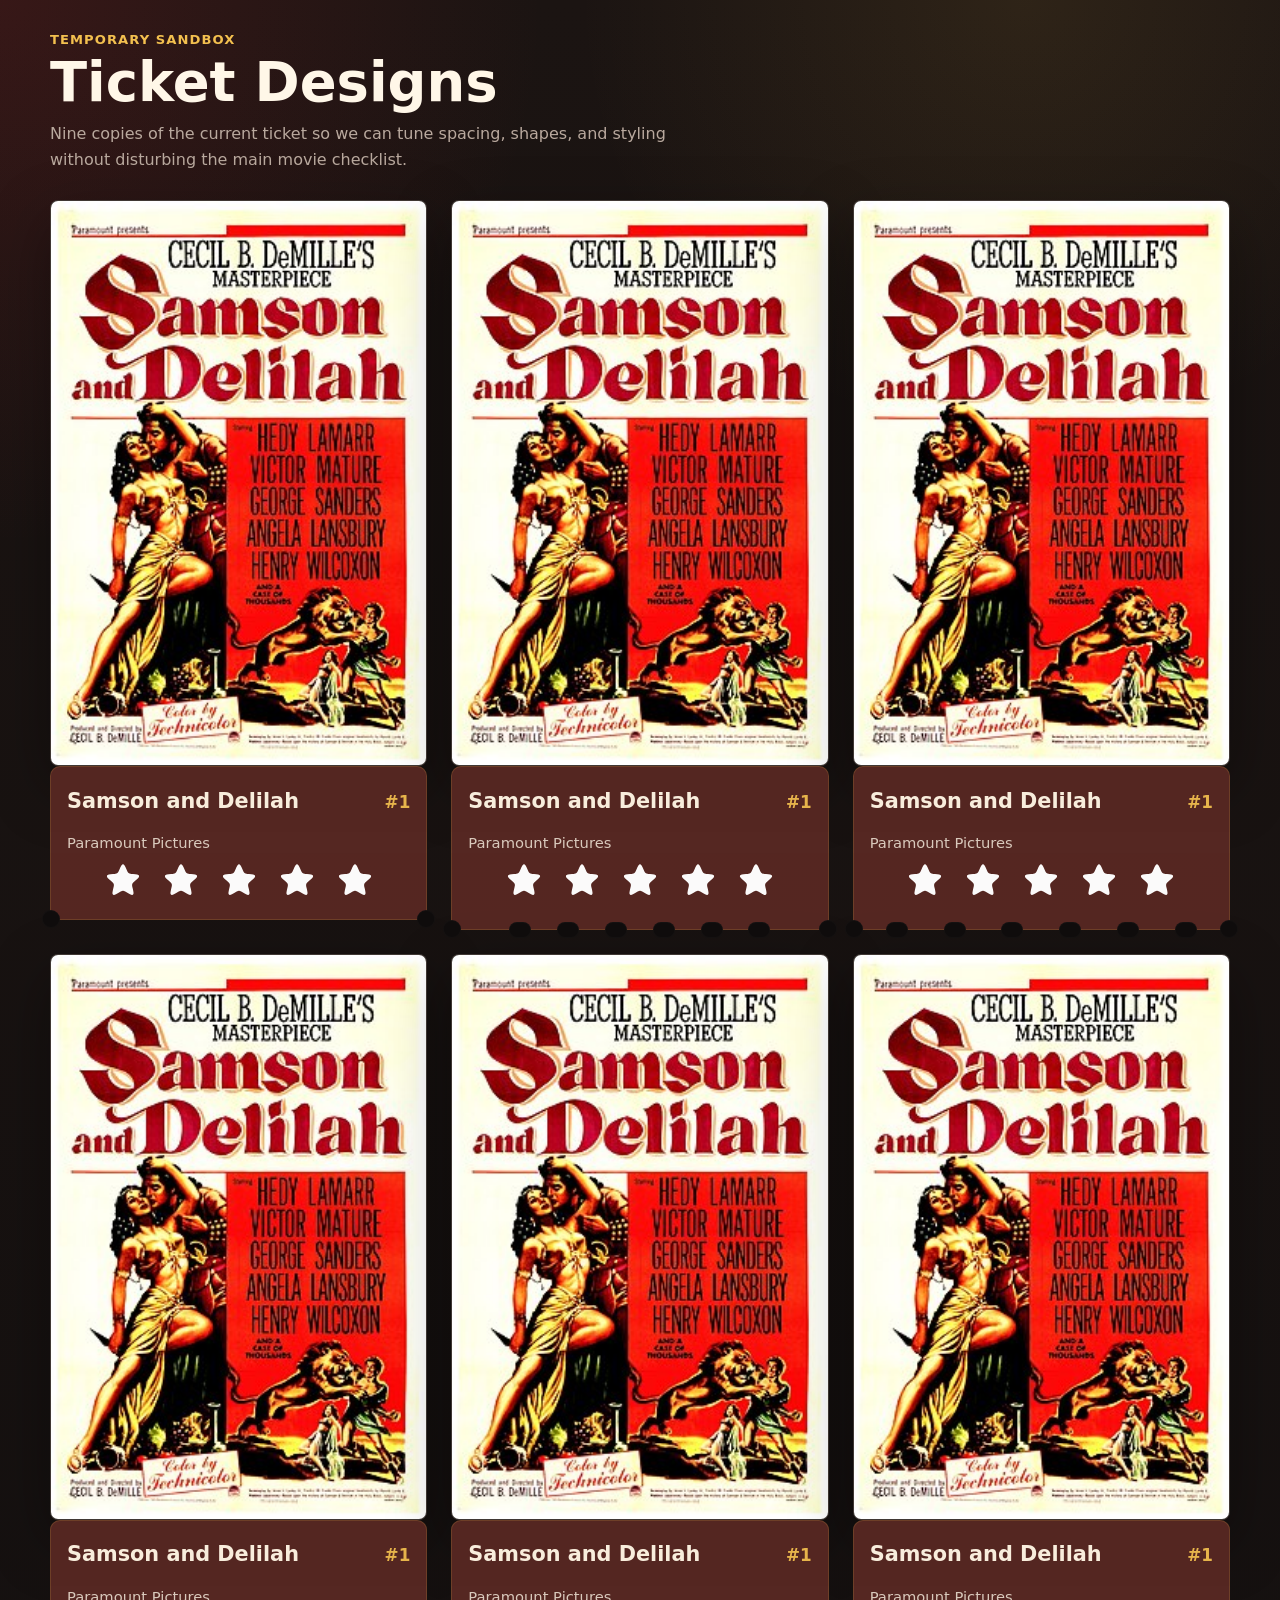
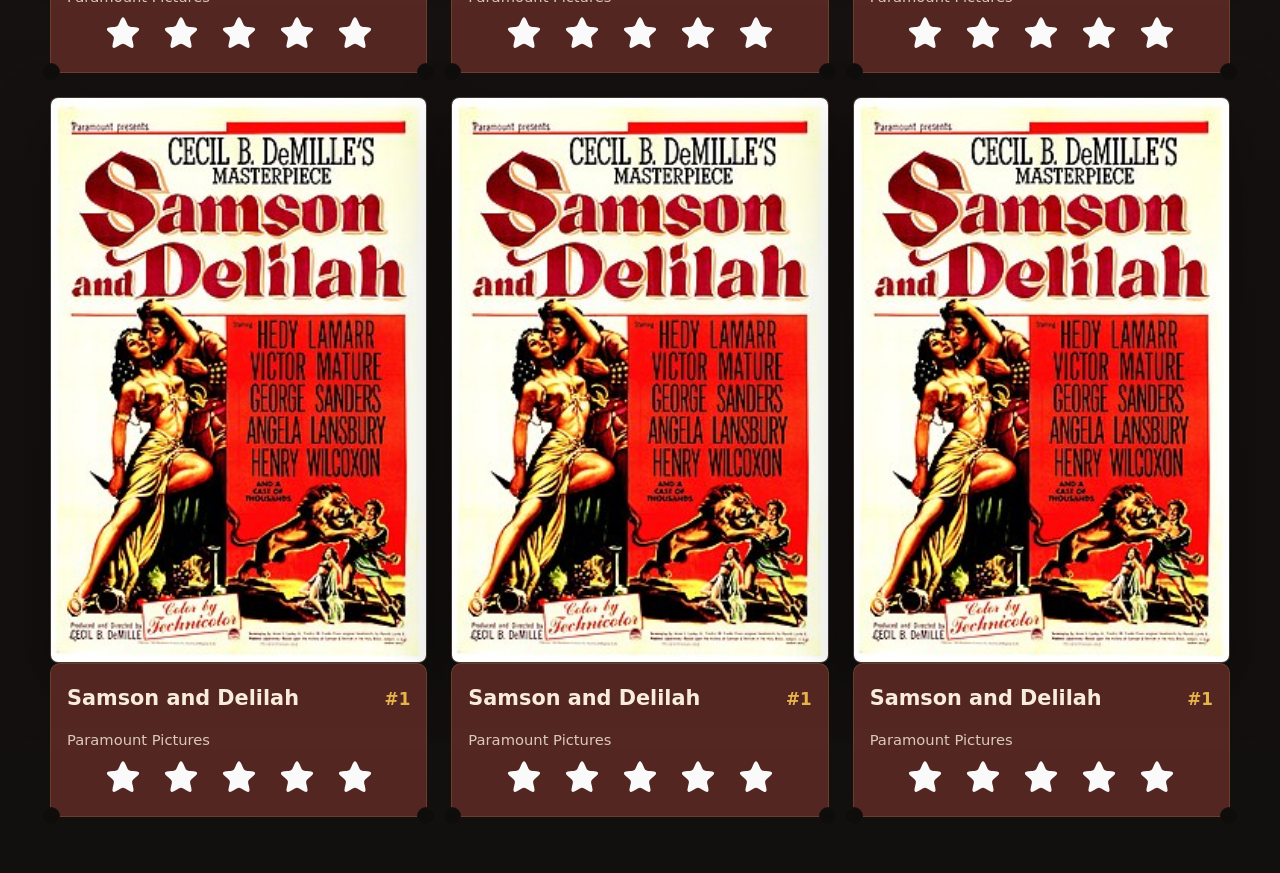
<file: ticket-designs.html>
<!doctype html>
<html lang="en">
  <head>
    <meta charset="utf-8">
    <meta name="viewport" content="width=device-width, initial-scale=1">
    <title>Ticket Designs</title>
    <link rel="stylesheet" href="ticket-designs.css">
  </head>
  <body>
    <main class="design-lab">
      <header class="design-header">
        <p class="design-kicker">Temporary Sandbox</p>
        <h1>Ticket Designs</h1>
        <p class="design-copy">
          Nine copies of the current ticket so we can tune spacing, shapes, and styling
          without disturbing the main movie checklist.
        </p>
      </header>

      <section class="ticket-grid" aria-label="Ticket design tests">
        <article class="ticket-card ticket-card-variant-2">
          <img class="ticket-cover" src="assets/covers/1950_1_samson_and_delilah.jpg" alt="Samson and Delilah cover art">
          <div class="ticket-stub">
            <div class="ticket-meta">
              <span>Samson and Delilah</span>
              <span>#1</span>
            </div>
            <div class="ticket-rating" aria-label="5 star rating">
              <img class="ticket-star" src="assets/icons/star-filled.svg" alt="">
              <img class="ticket-star" src="assets/icons/star-filled.svg" alt="">
              <img class="ticket-star" src="assets/icons/star-filled.svg" alt="">
              <img class="ticket-star" src="assets/icons/star-filled.svg" alt="">
              <img class="ticket-star" src="assets/icons/star-filled.svg" alt="">
            </div>
            <p class="ticket-detail">Paramount Pictures</p>
          </div>
        </article>

        <article class="ticket-card ticket-card-variant-2 ticket-card-variant-3">
          <img class="ticket-cover" src="assets/covers/1950_1_samson_and_delilah.jpg" alt="Samson and Delilah cover art">
          <div class="ticket-stub">
            <div class="ticket-meta">
              <span>Samson and Delilah</span>
              <span>#1</span>
            </div>
            <div class="ticket-rating" aria-label="5 star rating">
              <img class="ticket-star" src="assets/icons/star-filled.svg" alt="">
              <img class="ticket-star" src="assets/icons/star-filled.svg" alt="">
              <img class="ticket-star" src="assets/icons/star-filled.svg" alt="">
              <img class="ticket-star" src="assets/icons/star-filled.svg" alt="">
              <img class="ticket-star" src="assets/icons/star-filled.svg" alt="">
            </div>
            <p class="ticket-detail">Paramount Pictures</p>
            <div class="ticket-ridge" aria-hidden="true">
              <span class="ticket-ridge-dot"></span>
              <span class="ticket-ridge-dot"></span>
              <span class="ticket-ridge-dot"></span>
              <span class="ticket-ridge-dot"></span>
              <span class="ticket-ridge-dot"></span>
              <span class="ticket-ridge-dot"></span>
            </div>
          </div>
        </article>

        <article class="ticket-card ticket-card-variant-2 ticket-card-variant-3 ticket-card-variant-3-wide">
          <img class="ticket-cover" src="assets/covers/1950_1_samson_and_delilah.jpg" alt="Samson and Delilah cover art">
          <div class="ticket-stub">
            <div class="ticket-meta">
              <span>Samson and Delilah</span>
              <span>#1</span>
            </div>
            <div class="ticket-rating" aria-label="5 star rating">
              <img class="ticket-star" src="assets/icons/star-filled.svg" alt="">
              <img class="ticket-star" src="assets/icons/star-filled.svg" alt="">
              <img class="ticket-star" src="assets/icons/star-filled.svg" alt="">
              <img class="ticket-star" src="assets/icons/star-filled.svg" alt="">
              <img class="ticket-star" src="assets/icons/star-filled.svg" alt="">
            </div>
            <p class="ticket-detail">Paramount Pictures</p>
            <div class="ticket-ridge" aria-hidden="true">
              <span class="ticket-ridge-dot"></span>
              <span class="ticket-ridge-dot"></span>
              <span class="ticket-ridge-dot"></span>
              <span class="ticket-ridge-dot"></span>
              <span class="ticket-ridge-dot"></span>
              <span class="ticket-ridge-dot"></span>
            </div>
          </div>
        </article>

        <article class="ticket-card ticket-card-variant-2">
          <img class="ticket-cover" src="assets/covers/1950_1_samson_and_delilah.jpg" alt="Samson and Delilah cover art">
          <div class="ticket-stub">
            <div class="ticket-meta">
              <span>Samson and Delilah</span>
              <span>#1</span>
            </div>
            <div class="ticket-rating" aria-label="5 star rating">
              <img class="ticket-star" src="assets/icons/star-filled.svg" alt="">
              <img class="ticket-star" src="assets/icons/star-filled.svg" alt="">
              <img class="ticket-star" src="assets/icons/star-filled.svg" alt="">
              <img class="ticket-star" src="assets/icons/star-filled.svg" alt="">
              <img class="ticket-star" src="assets/icons/star-filled.svg" alt="">
            </div>
            <p class="ticket-detail">Paramount Pictures</p>
          </div>
        </article>

        <article class="ticket-card ticket-card-variant-2">
          <img class="ticket-cover" src="assets/covers/1950_1_samson_and_delilah.jpg" alt="Samson and Delilah cover art">
          <div class="ticket-stub">
            <div class="ticket-meta">
              <span>Samson and Delilah</span>
              <span>#1</span>
            </div>
            <div class="ticket-rating" aria-label="5 star rating">
              <img class="ticket-star" src="assets/icons/star-filled.svg" alt="">
              <img class="ticket-star" src="assets/icons/star-filled.svg" alt="">
              <img class="ticket-star" src="assets/icons/star-filled.svg" alt="">
              <img class="ticket-star" src="assets/icons/star-filled.svg" alt="">
              <img class="ticket-star" src="assets/icons/star-filled.svg" alt="">
            </div>
            <p class="ticket-detail">Paramount Pictures</p>
          </div>
        </article>

        <article class="ticket-card ticket-card-variant-2">
          <img class="ticket-cover" src="assets/covers/1950_1_samson_and_delilah.jpg" alt="Samson and Delilah cover art">
          <div class="ticket-stub">
            <div class="ticket-meta">
              <span>Samson and Delilah</span>
              <span>#1</span>
            </div>
            <div class="ticket-rating" aria-label="5 star rating">
              <img class="ticket-star" src="assets/icons/star-filled.svg" alt="">
              <img class="ticket-star" src="assets/icons/star-filled.svg" alt="">
              <img class="ticket-star" src="assets/icons/star-filled.svg" alt="">
              <img class="ticket-star" src="assets/icons/star-filled.svg" alt="">
              <img class="ticket-star" src="assets/icons/star-filled.svg" alt="">
            </div>
            <p class="ticket-detail">Paramount Pictures</p>
          </div>
        </article>

        <article class="ticket-card ticket-card-variant-2">
          <img class="ticket-cover" src="assets/covers/1950_1_samson_and_delilah.jpg" alt="Samson and Delilah cover art">
          <div class="ticket-stub">
            <div class="ticket-meta">
              <span>Samson and Delilah</span>
              <span>#1</span>
            </div>
            <div class="ticket-rating" aria-label="5 star rating">
              <img class="ticket-star" src="assets/icons/star-filled.svg" alt="">
              <img class="ticket-star" src="assets/icons/star-filled.svg" alt="">
              <img class="ticket-star" src="assets/icons/star-filled.svg" alt="">
              <img class="ticket-star" src="assets/icons/star-filled.svg" alt="">
              <img class="ticket-star" src="assets/icons/star-filled.svg" alt="">
            </div>
            <p class="ticket-detail">Paramount Pictures</p>
          </div>
        </article>

        <article class="ticket-card ticket-card-variant-2">
          <img class="ticket-cover" src="assets/covers/1950_1_samson_and_delilah.jpg" alt="Samson and Delilah cover art">
          <div class="ticket-stub">
            <div class="ticket-meta">
              <span>Samson and Delilah</span>
              <span>#1</span>
            </div>
            <div class="ticket-rating" aria-label="5 star rating">
              <img class="ticket-star" src="assets/icons/star-filled.svg" alt="">
              <img class="ticket-star" src="assets/icons/star-filled.svg" alt="">
              <img class="ticket-star" src="assets/icons/star-filled.svg" alt="">
              <img class="ticket-star" src="assets/icons/star-filled.svg" alt="">
              <img class="ticket-star" src="assets/icons/star-filled.svg" alt="">
            </div>
            <p class="ticket-detail">Paramount Pictures</p>
          </div>
        </article>

        <article class="ticket-card ticket-card-variant-2">
          <img class="ticket-cover" src="assets/covers/1950_1_samson_and_delilah.jpg" alt="Samson and Delilah cover art">
          <div class="ticket-stub">
            <div class="ticket-meta">
              <span>Samson and Delilah</span>
              <span>#1</span>
            </div>
            <div class="ticket-rating" aria-label="5 star rating">
              <img class="ticket-star" src="assets/icons/star-filled.svg" alt="">
              <img class="ticket-star" src="assets/icons/star-filled.svg" alt="">
              <img class="ticket-star" src="assets/icons/star-filled.svg" alt="">
              <img class="ticket-star" src="assets/icons/star-filled.svg" alt="">
              <img class="ticket-star" src="assets/icons/star-filled.svg" alt="">
            </div>
            <p class="ticket-detail">Paramount Pictures</p>
          </div>
        </article>
      </section>
    </main>
  </body>
</html>
</file>
<file: ticket-designs.css>
:root {
  color-scheme: dark;
  --bg: #17110f;
  --bg-soft: #211a18;
  --panel: #2a211f;
  --panel-strong: #352421;
  --text: #fff7e8;
  --muted: #b9a99e;
  --yellow: #f3c04f;
  --line: rgba(255, 247, 232, 0.12);
  --shadow: 0 22px 60px rgba(0, 0, 0, 0.36);
}

* {
  box-sizing: border-box;
}

html {
  background: var(--bg);
}

body {
  margin: 0;
  min-height: 100vh;
  background:
    radial-gradient(circle at top left, rgba(184, 40, 47, 0.18), transparent 34rem),
    radial-gradient(circle at 80% 0, rgba(243, 192, 79, 0.09), transparent 28rem),
    linear-gradient(180deg, #1b1412 0%, #120f0f 100%);
  color: var(--text);
  font-family: Inter, ui-sans-serif, system-ui, -apple-system, BlinkMacSystemFont, "Segoe UI", sans-serif;
}

img {
  display: block;
  max-width: 100%;
}

.design-lab {
  width: min(1180px, calc(100% - 32px));
  margin: 0 auto;
  padding: 32px 0 56px;
}

.design-header {
  max-width: 680px;
  margin-bottom: 28px;
}

.design-kicker {
  margin: 0 0 10px;
  color: var(--yellow);
  font-size: 0.82rem;
  font-weight: 800;
  letter-spacing: 0.08em;
  text-transform: uppercase;
}

.design-header h1 {
  margin: 0;
  font-size: clamp(2rem, 5vw, 3.4rem);
  line-height: 0.96;
}

.design-copy {
  margin: 12px 0 0;
  color: var(--muted);
  font-size: 1rem;
  line-height: 1.6;
}

.ticket-grid {
  display: grid;
  grid-template-columns: repeat(3, minmax(0, 1fr));
  gap: 24px;
}

.ticket-card {
  min-width: 0;
  display: flex;
  flex-direction: column;
}

.ticket-stub {
  position: relative;
  display: flex;
  flex-direction: column;
}

.ticket-stub::before,
.ticket-stub::after {
  content: "";
  position: absolute;
  bottom: -8px;
  z-index: 2;
  width: 16px;
  height: 16px;
  border-radius: 999px;
  background: #0f0c0c;
  border: 1px solid rgba(255, 247, 232, 0.02);
}

.ticket-stub::before {
  left: -8px;
}

.ticket-stub::after {
  right: -8px;
}

.ticket-cover {
  width: 100%;
  aspect-ratio: 2 / 3;
  border: 1px solid rgba(255, 247, 232, 0.1);
  border-radius: 8px;
  background: var(--panel);
  box-shadow: var(--shadow);
  object-fit: cover;
}

.ticket-meta,
.ticket-rating,
.ticket-detail {
  background: rgba(88, 40, 35, 0.96);
}

.ticket-meta {
  display: flex;
  align-items: center;
  justify-content: space-between;
  gap: 10px;
  min-height: 52px;
  padding: 12px 12px 10px;
  border: 1px solid rgba(243, 192, 79, 0.16);
  border-bottom: 0;
  border-radius: 10px 10px 0 0;
  color: #f8eddc;
  font-size: 0.84rem;
  font-weight: 700;
}

.ticket-meta span:first-child {
  flex: 1 1 auto;
  display: -webkit-box;
  overflow: hidden;
  -webkit-box-orient: vertical;
  -webkit-line-clamp: 2;
  line-clamp: 2;
  line-height: 1.2;
}

.ticket-meta span:last-child {
  flex: 0 0 auto;
  color: rgba(243, 192, 79, 0.92);
}

.ticket-card-variant-2 .ticket-meta {
  min-height: 66px;
  padding: 16px 16px 12px;
  font-size: 1rem;
}

.ticket-card-variant-2 .ticket-meta span:first-child {
  font-size: 1.3rem;
  font-weight: 800;
  line-height: 1.05;
}

.ticket-card-variant-2 .ticket-meta span:last-child {
  font-size: 1.05rem;
  font-weight: 800;
}

.ticket-rating {
  display: flex;
  align-items: center;
  justify-content: center;
  gap: 8px;
  padding: 10px 12px 14px;
  border-left: 1px solid rgba(243, 192, 79, 0.16);
  border-right: 1px solid rgba(243, 192, 79, 0.16);
}

.ticket-star {
  width: 21px;
  height: 21px;
  filter: brightness(0) invert(1);
  opacity: 0.98;
}

.ticket-card-variant-2 .ticket-star {
  width: 48px;
  height: 48px;
}

.ticket-detail {
  position: relative;
  min-height: 44px;
  margin: 0;
  padding: 0 12px 14px;
  border: 1px solid rgba(243, 192, 79, 0.16);
  border-top: 0;
  border-radius: 0 0 10px 10px;
  color: rgba(255, 247, 232, 0.72);
  font-size: 0.78rem;
  line-height: 1.35;
}

.ticket-card-variant-2 .ticket-detail {
  order: 1;
  min-height: 0;
  padding: 2px 16px 0;
  border-bottom: 0;
  border-radius: 0;
  color: rgba(255, 247, 232, 0.78);
  font-size: 0.92rem;
  line-height: 1.25;
}

.ticket-card-variant-2 .ticket-rating {
  order: 2;
  gap: 10px;
  padding: 4px 16px 14px;
  border-top: 0;
  border-bottom: 1px solid rgba(243, 192, 79, 0.16);
  border-radius: 0 0 10px 10px;
}

.ticket-card-variant-3 .ticket-rating {
  padding-bottom: 24px;
}

.ticket-ridge {
  display: none;
}

.ticket-card-variant-3 .ticket-ridge {
  position: absolute;
  left: 12%;
  right: 12%;
  bottom: -8px;
  z-index: 3;
  display: grid;
  grid-template-columns: repeat(6, 1fr);
  align-items: center;
  pointer-events: none;
}

.ticket-card-variant-3-wide .ticket-ridge {
  left: 4%;
  right: 4%;
}

.ticket-card-variant-3 .ticket-ridge-dot {
  justify-self: center;
  width: 22px;
  height: 16px;
  border-radius: 999px;
  background: #0f0c0c;
  border: 1px solid rgba(255, 247, 232, 0.02);
}

@media (max-width: 900px) {
  .ticket-grid {
    grid-template-columns: repeat(2, minmax(0, 1fr));
  }
}

@media (max-width: 620px) {
  .design-lab {
    width: min(100% - 24px, 680px);
    padding-top: 24px;
  }

  .ticket-grid {
    grid-template-columns: 1fr;
    gap: 18px;
  }
}
</file>
